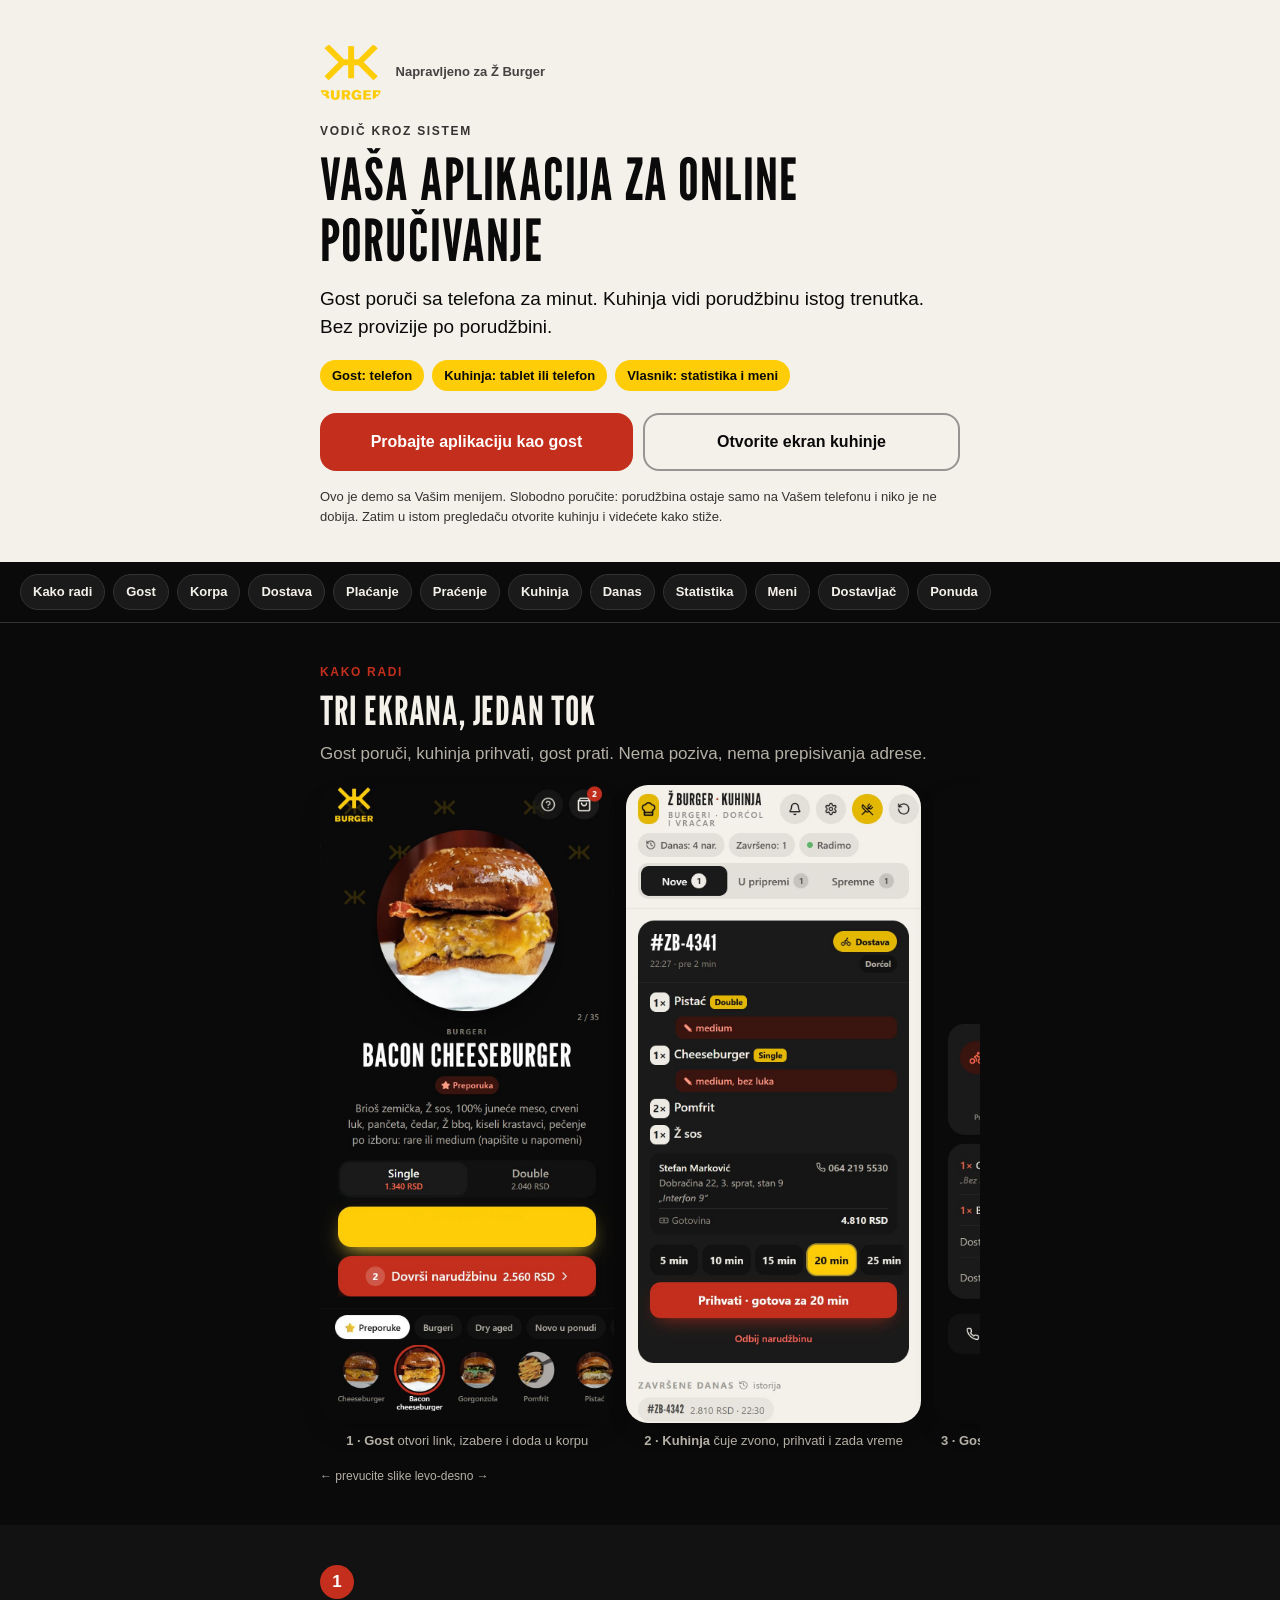
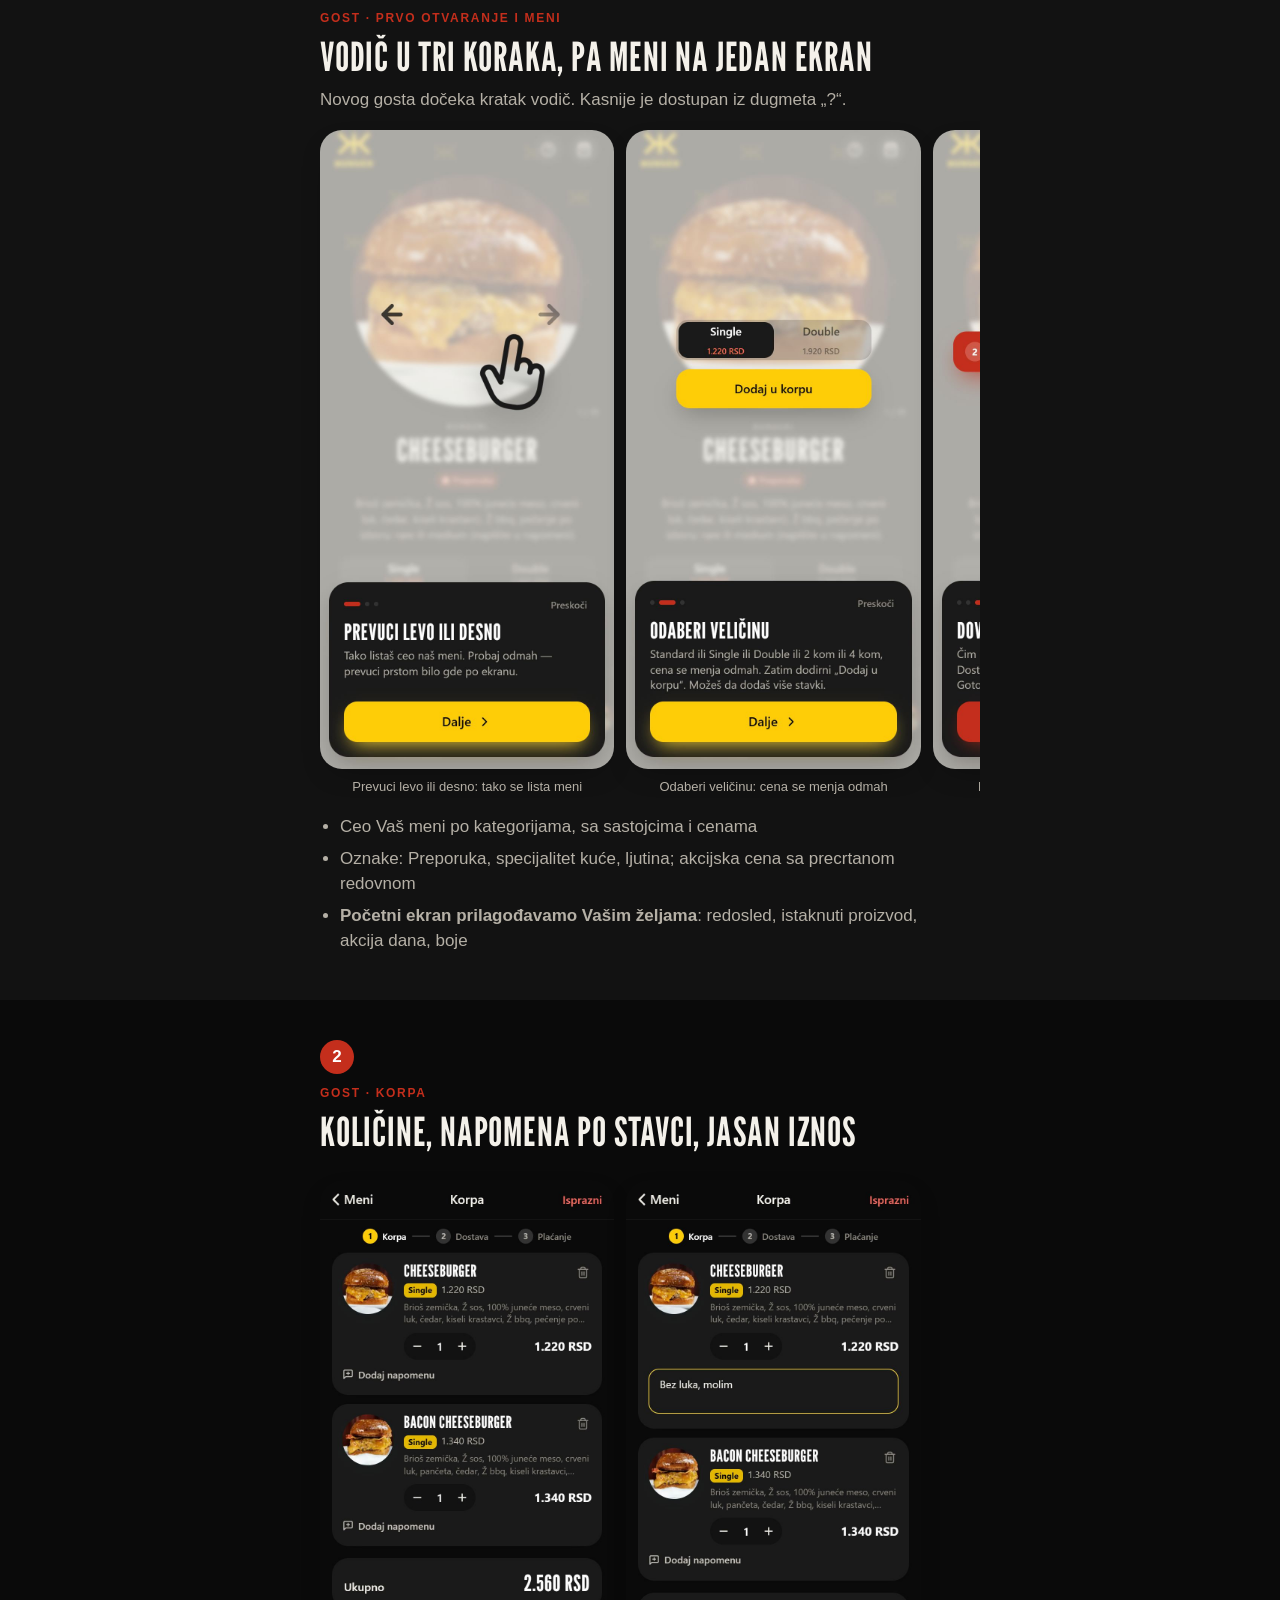
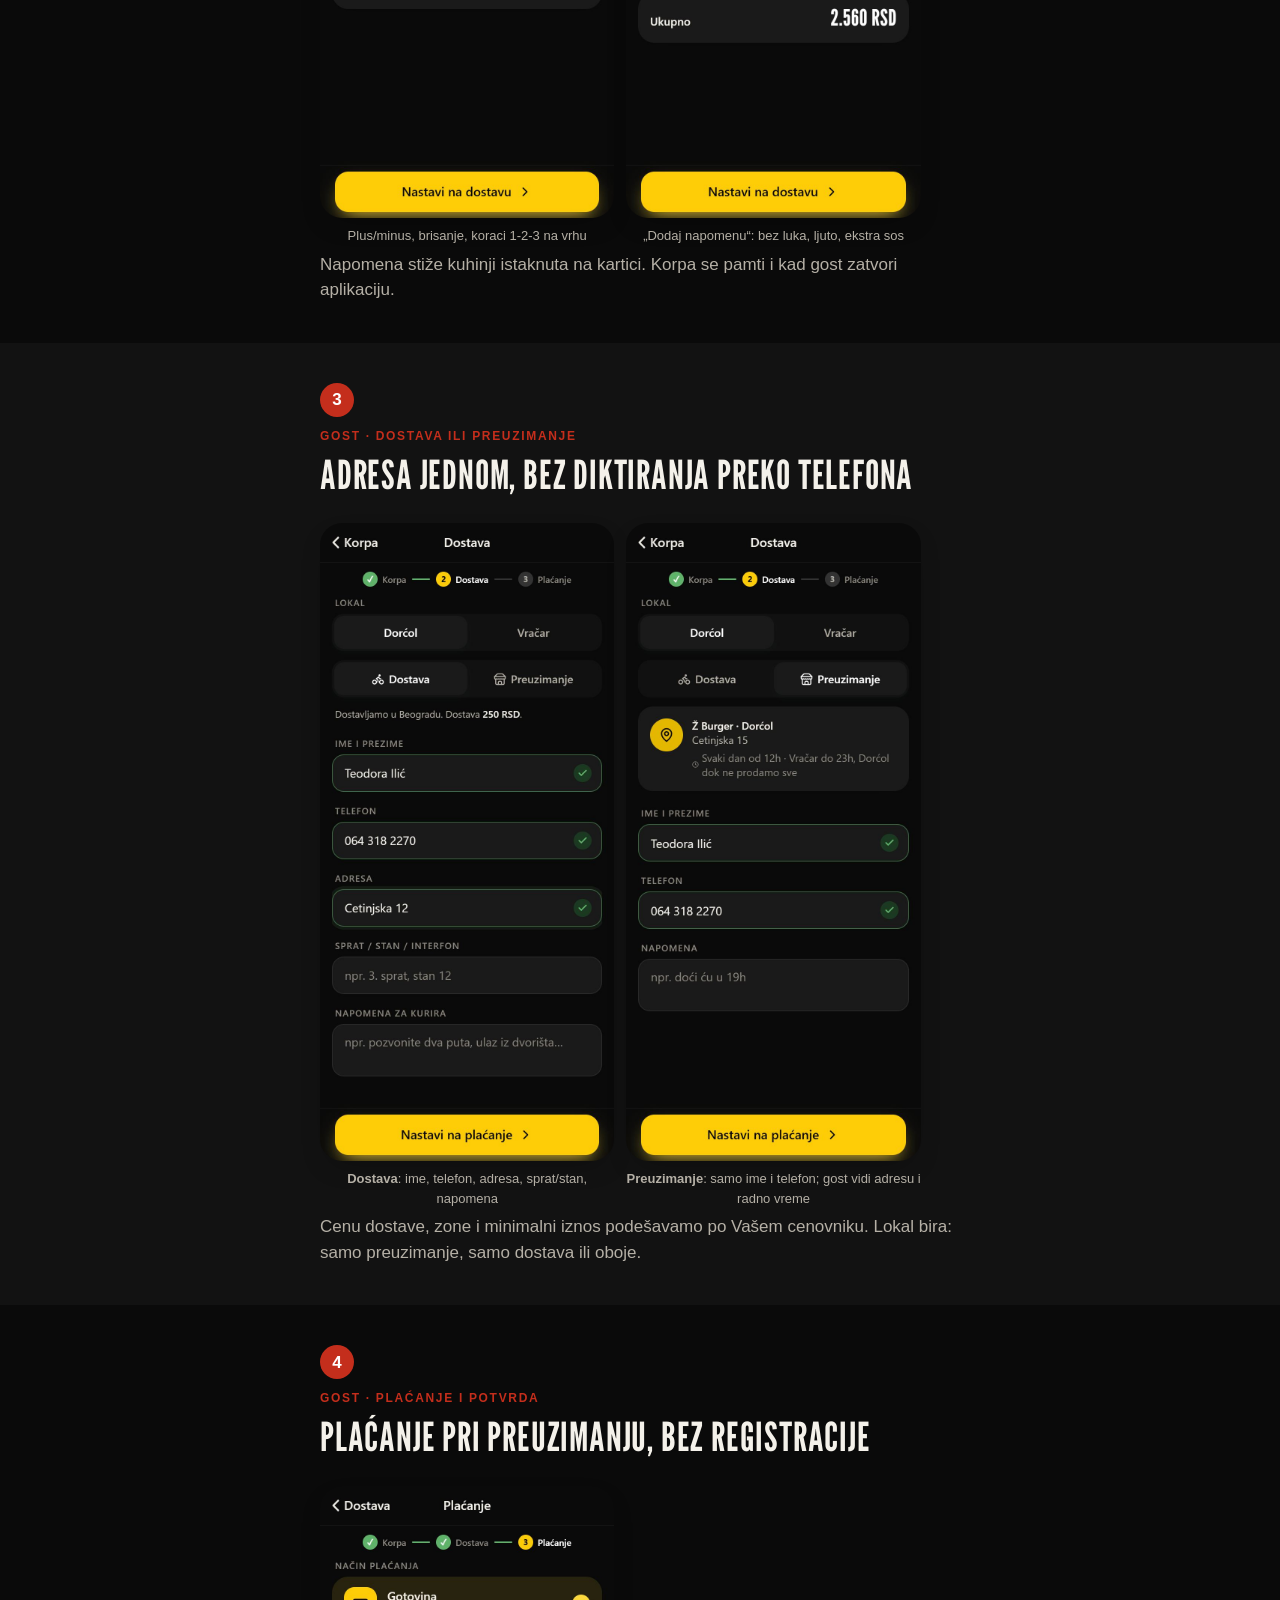
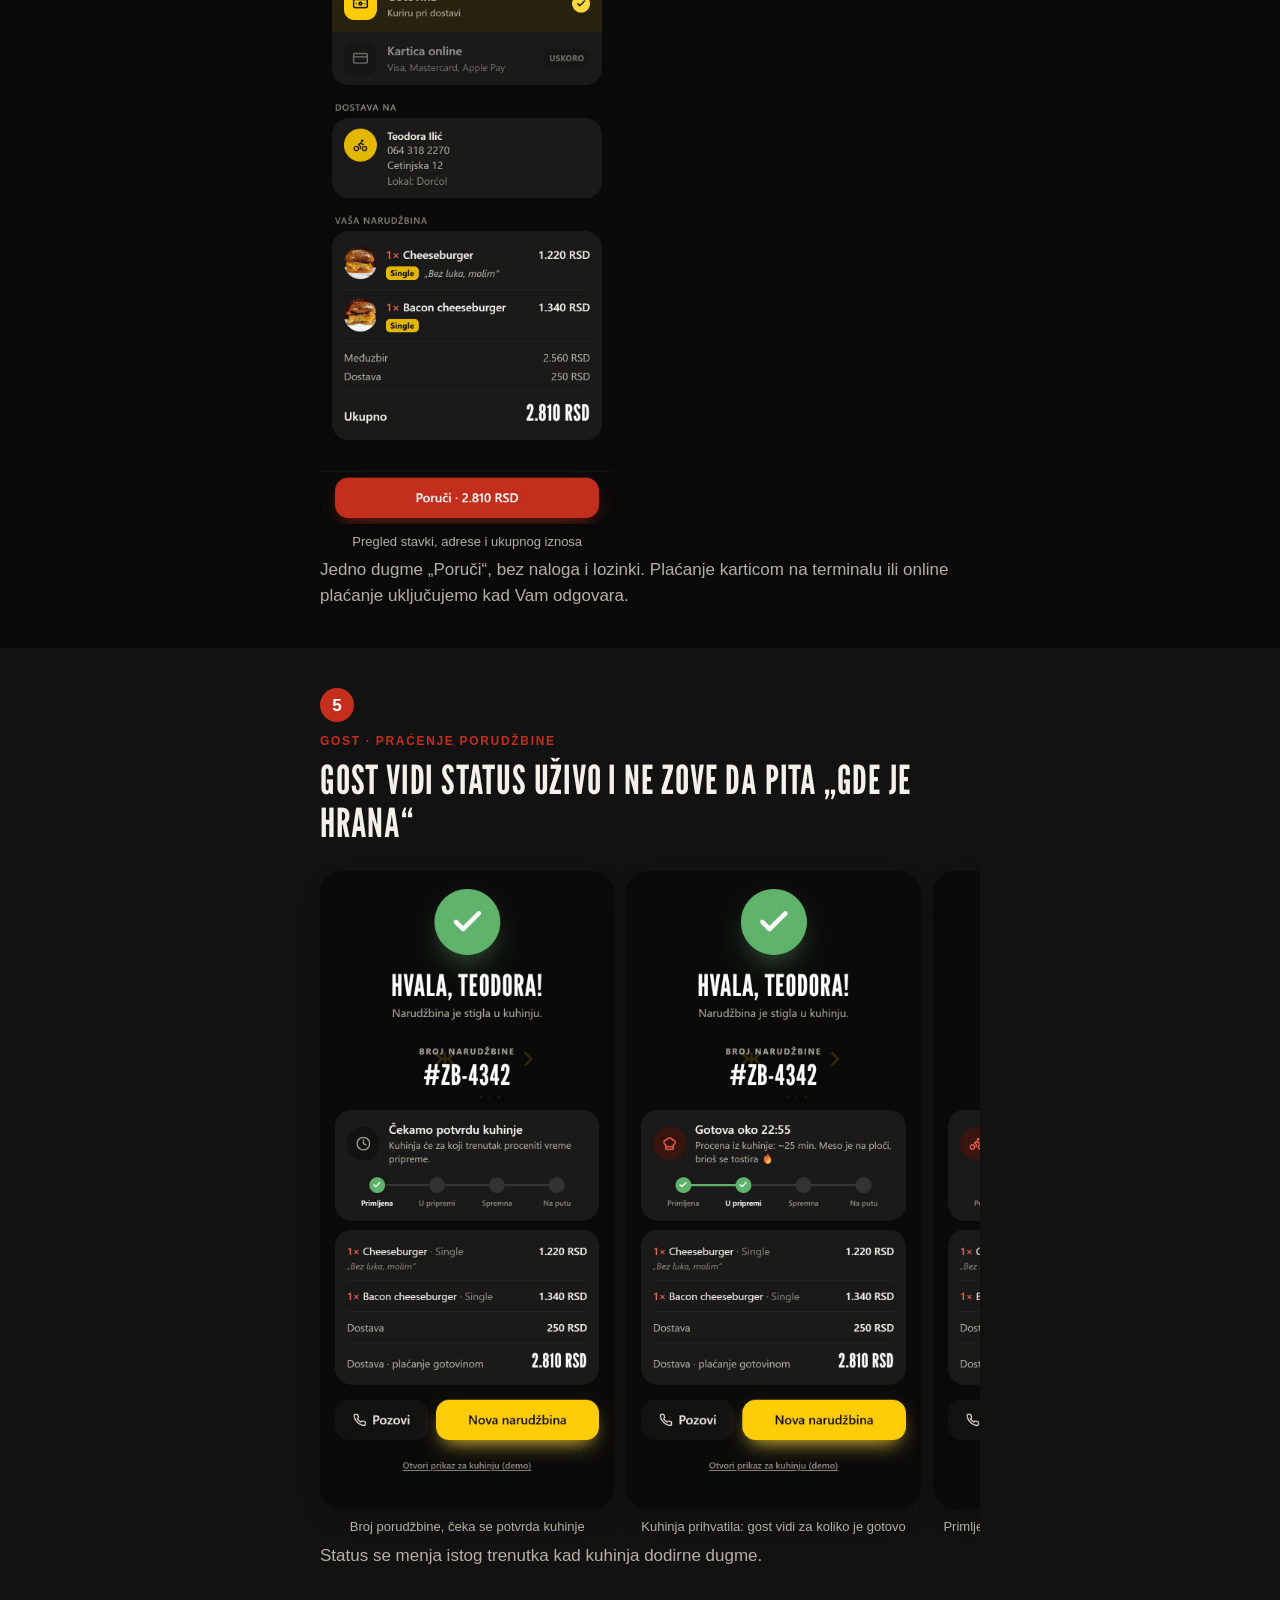
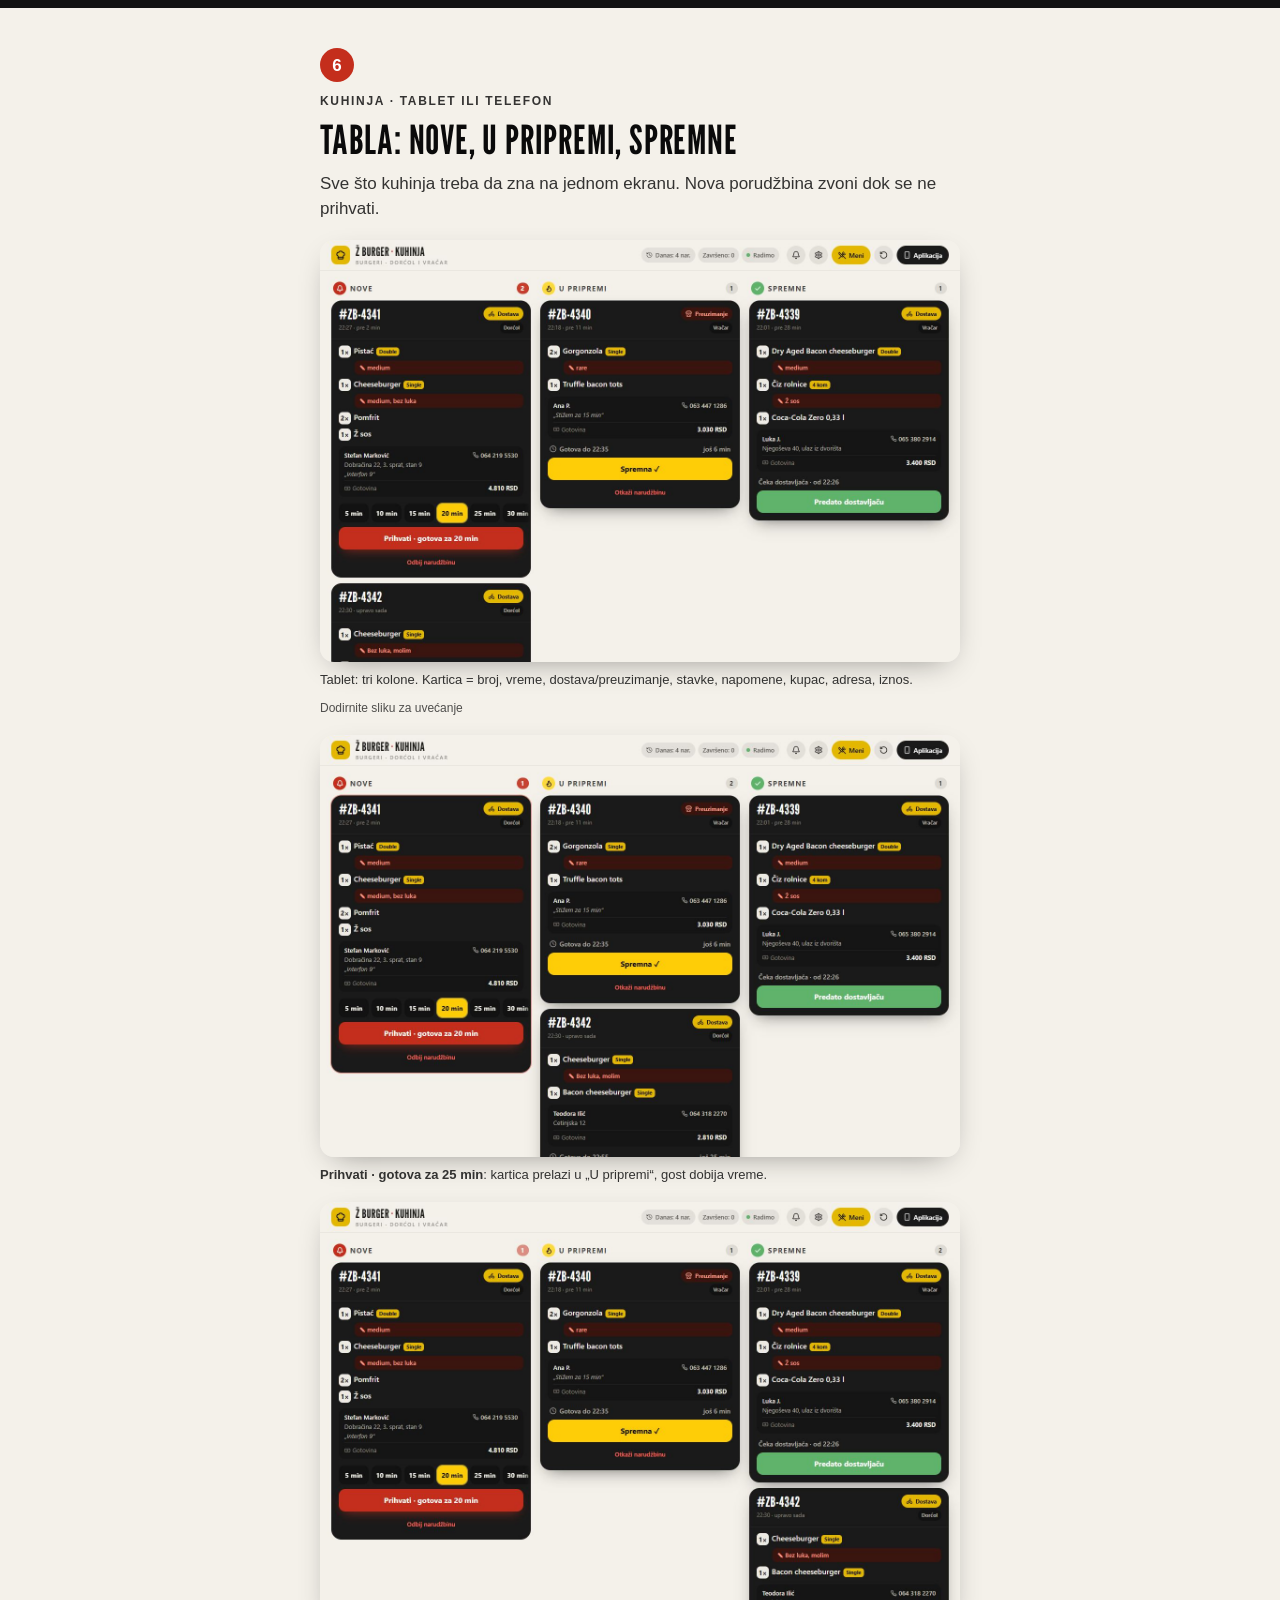
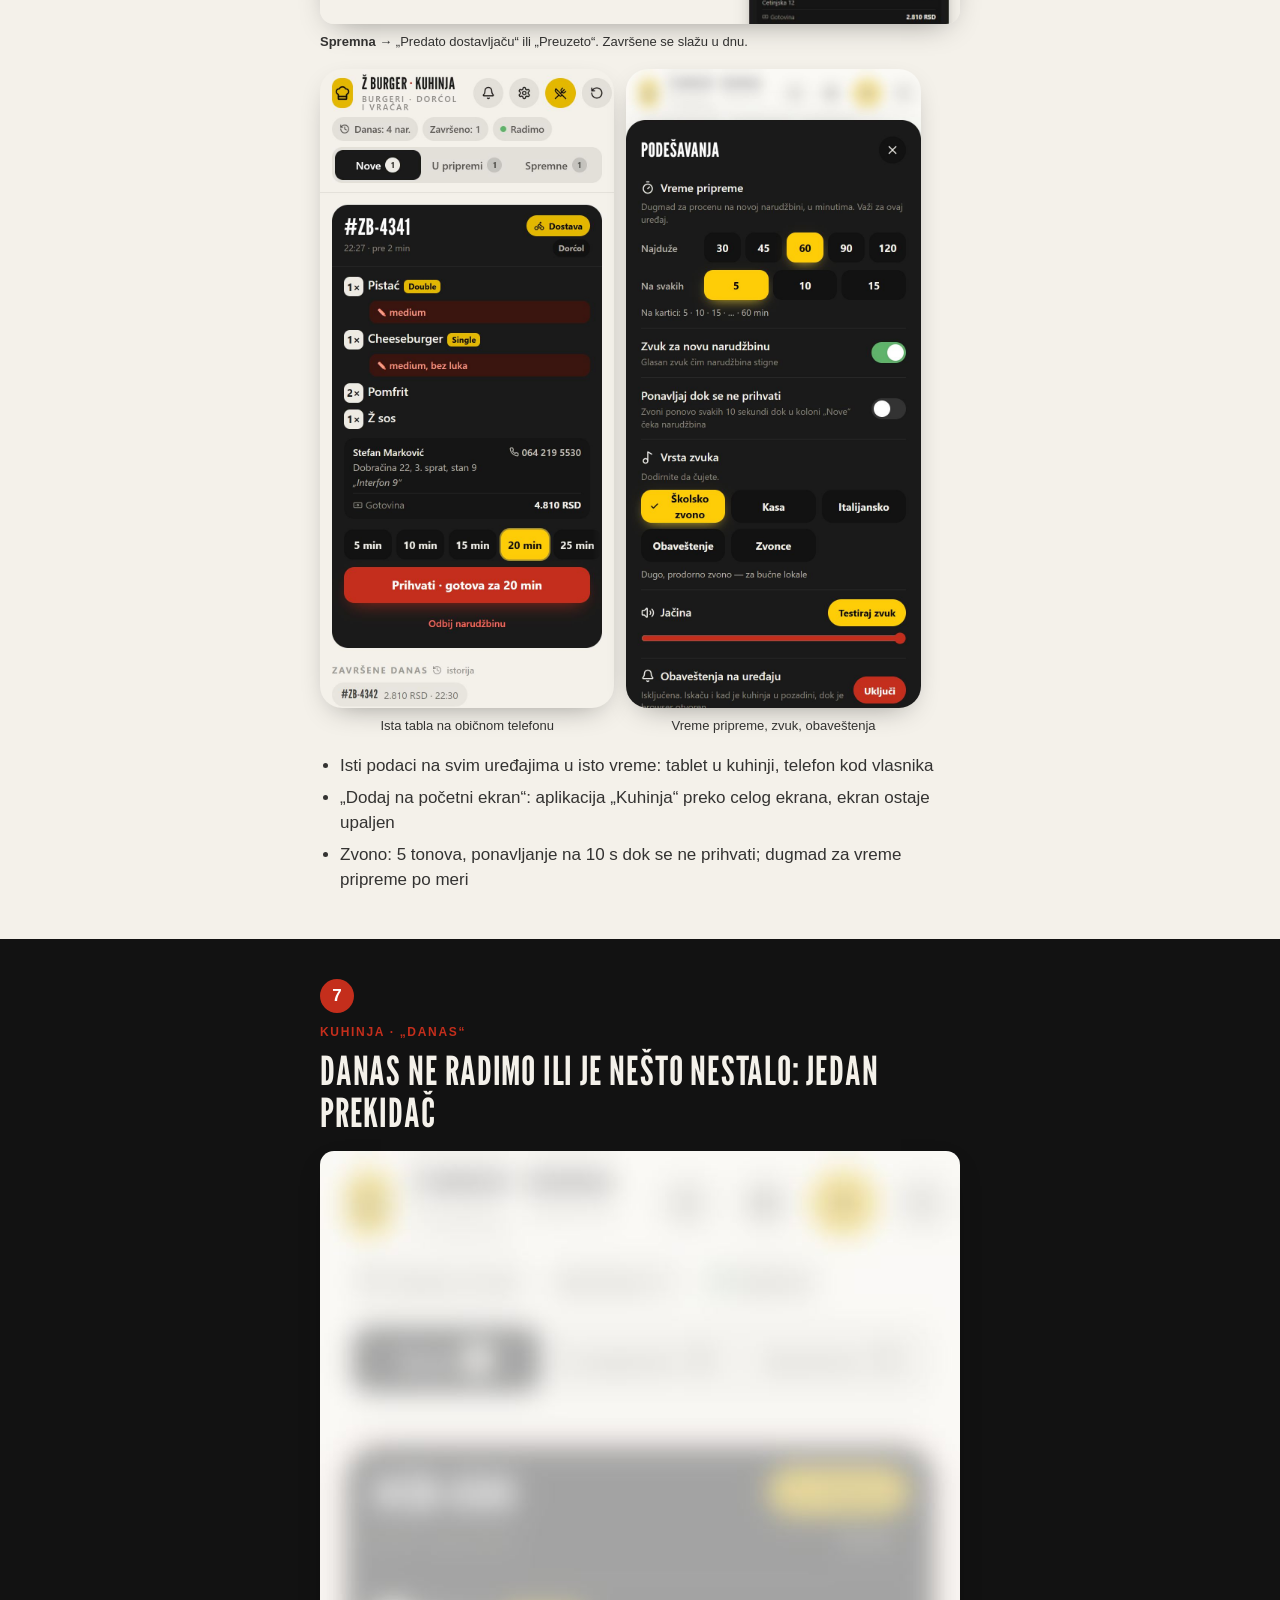
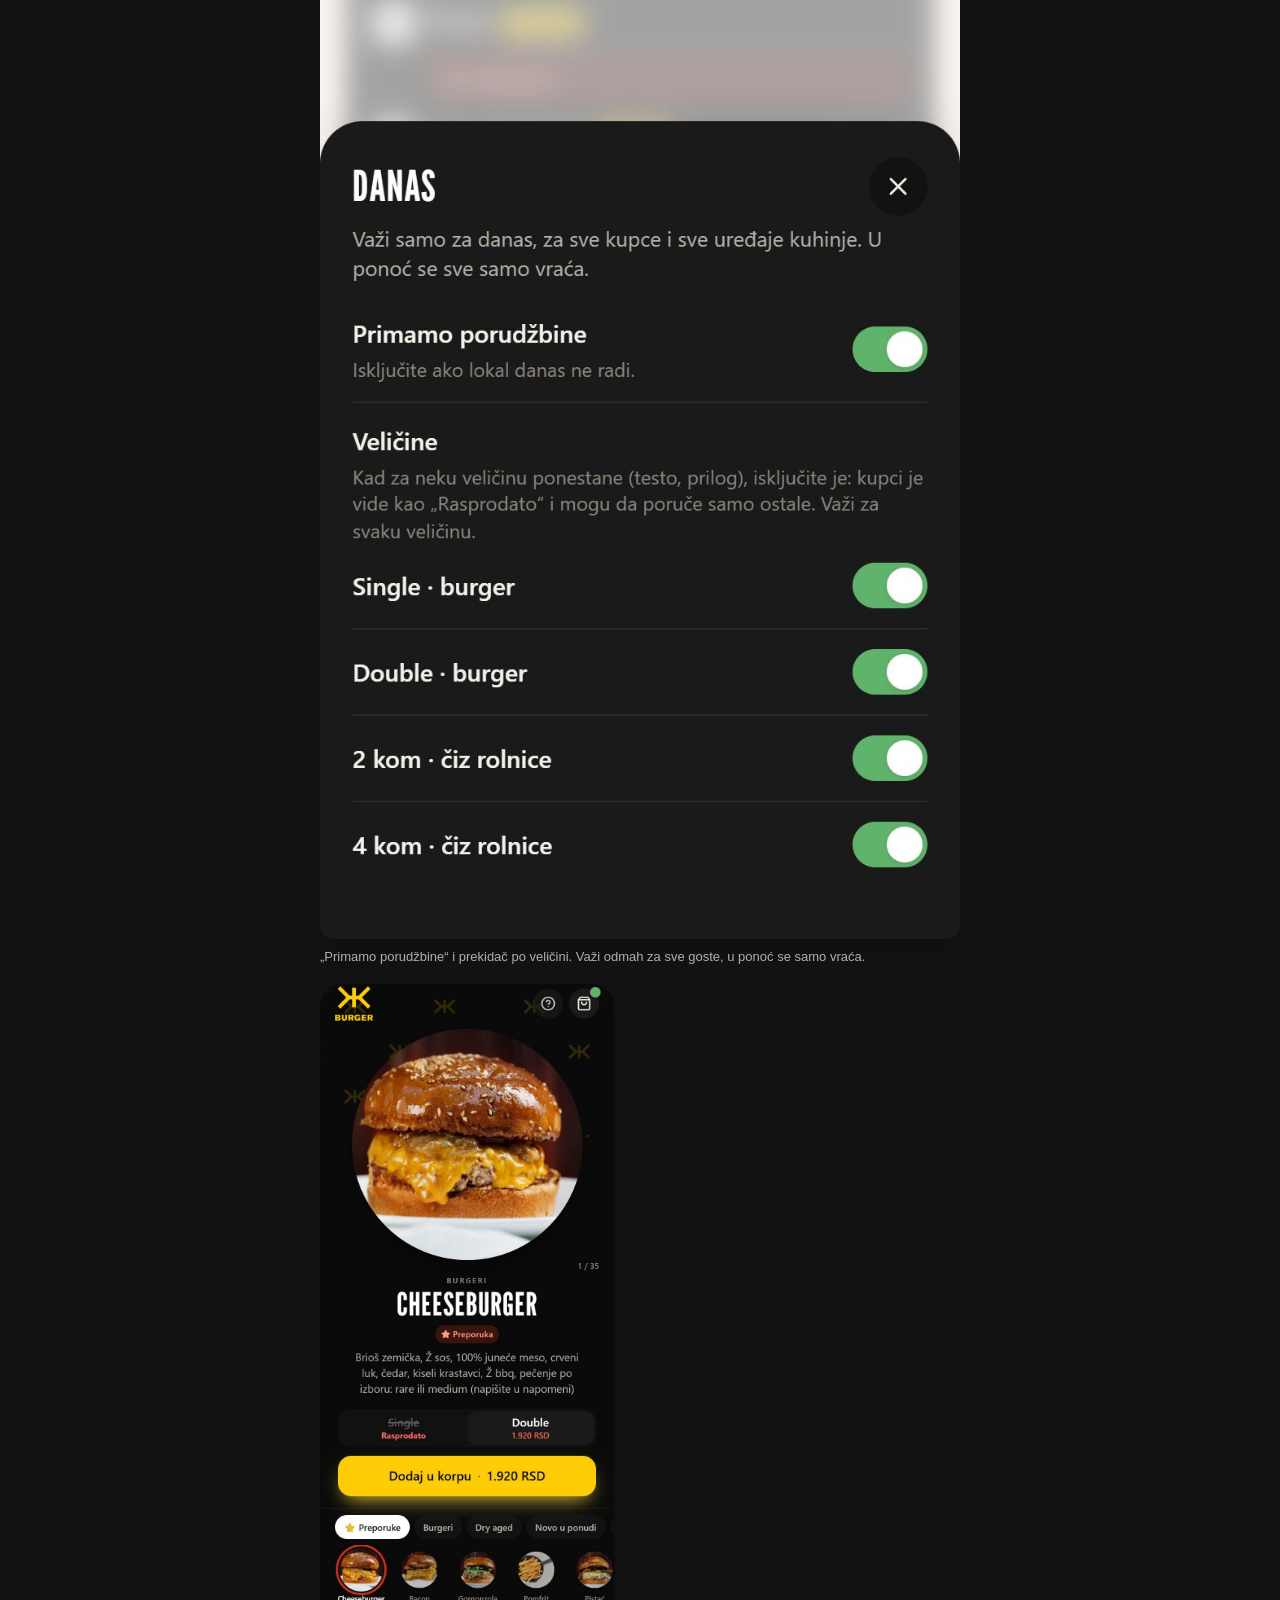
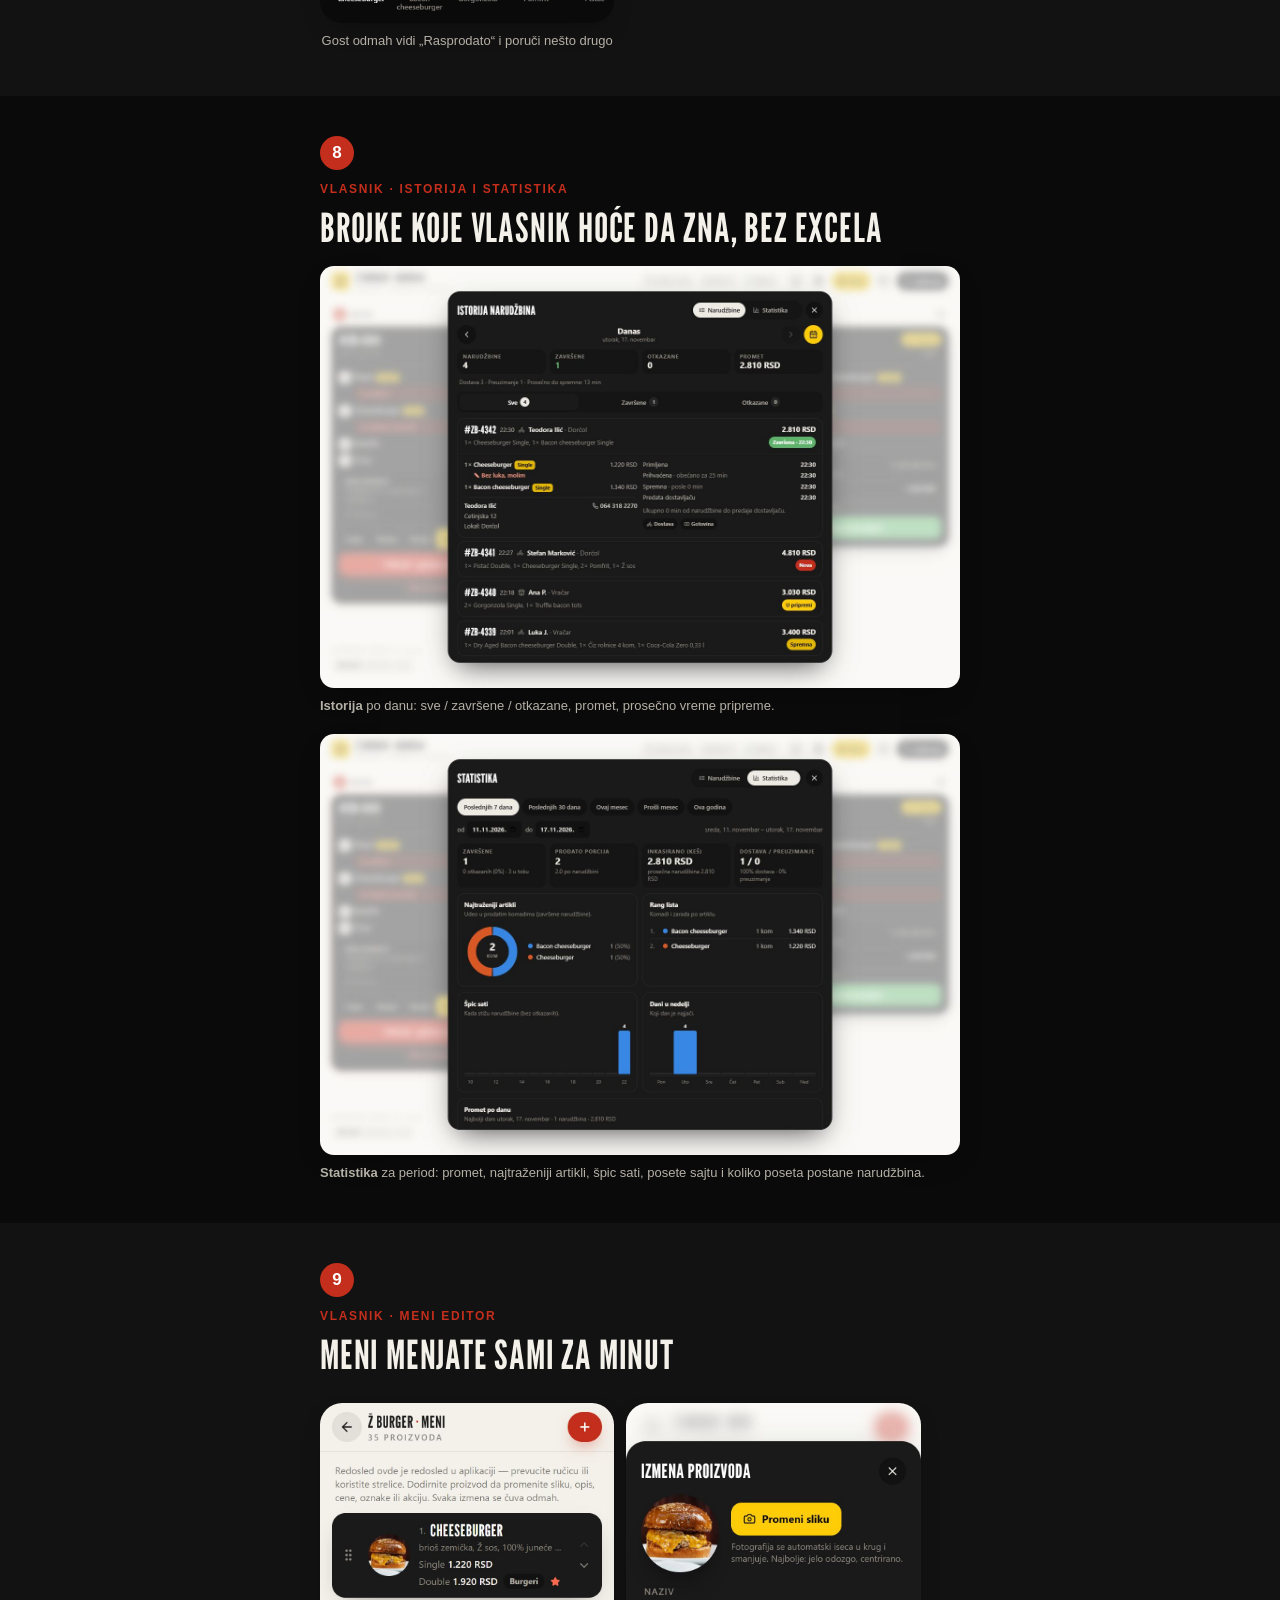
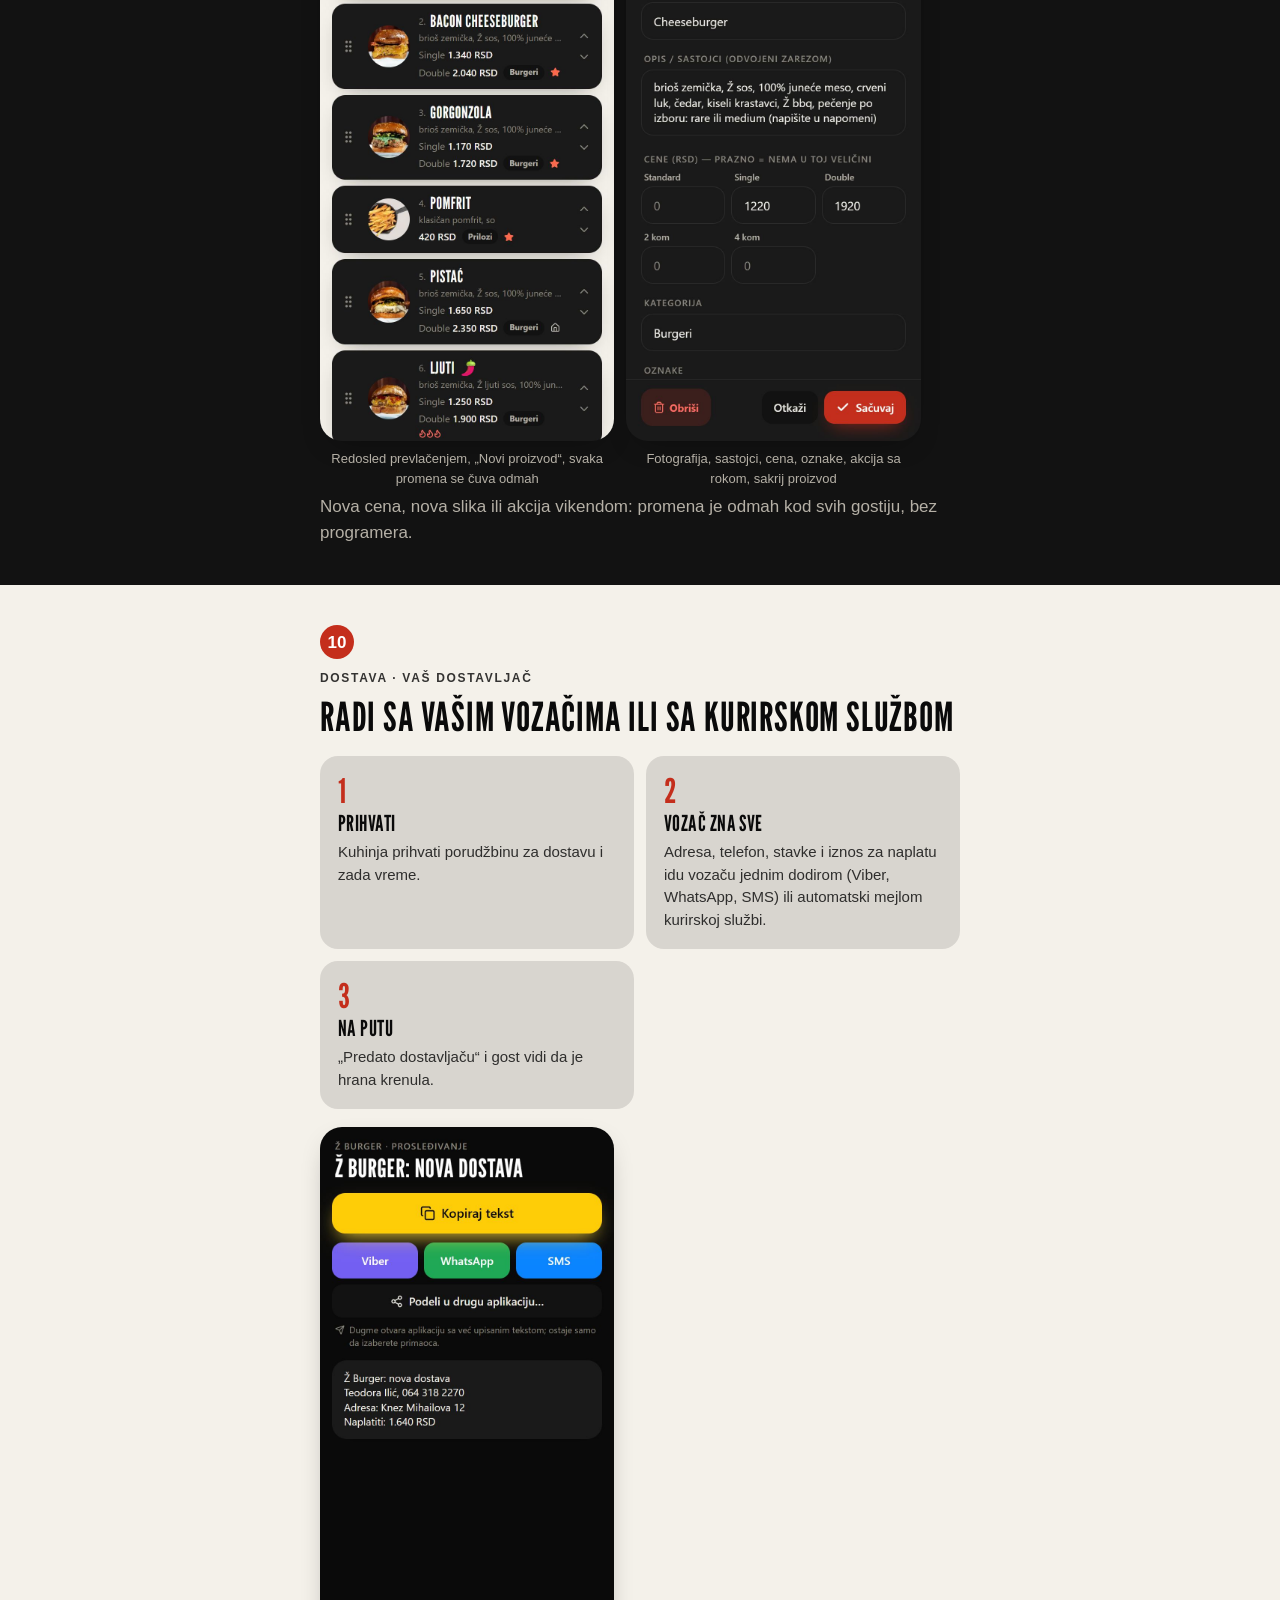
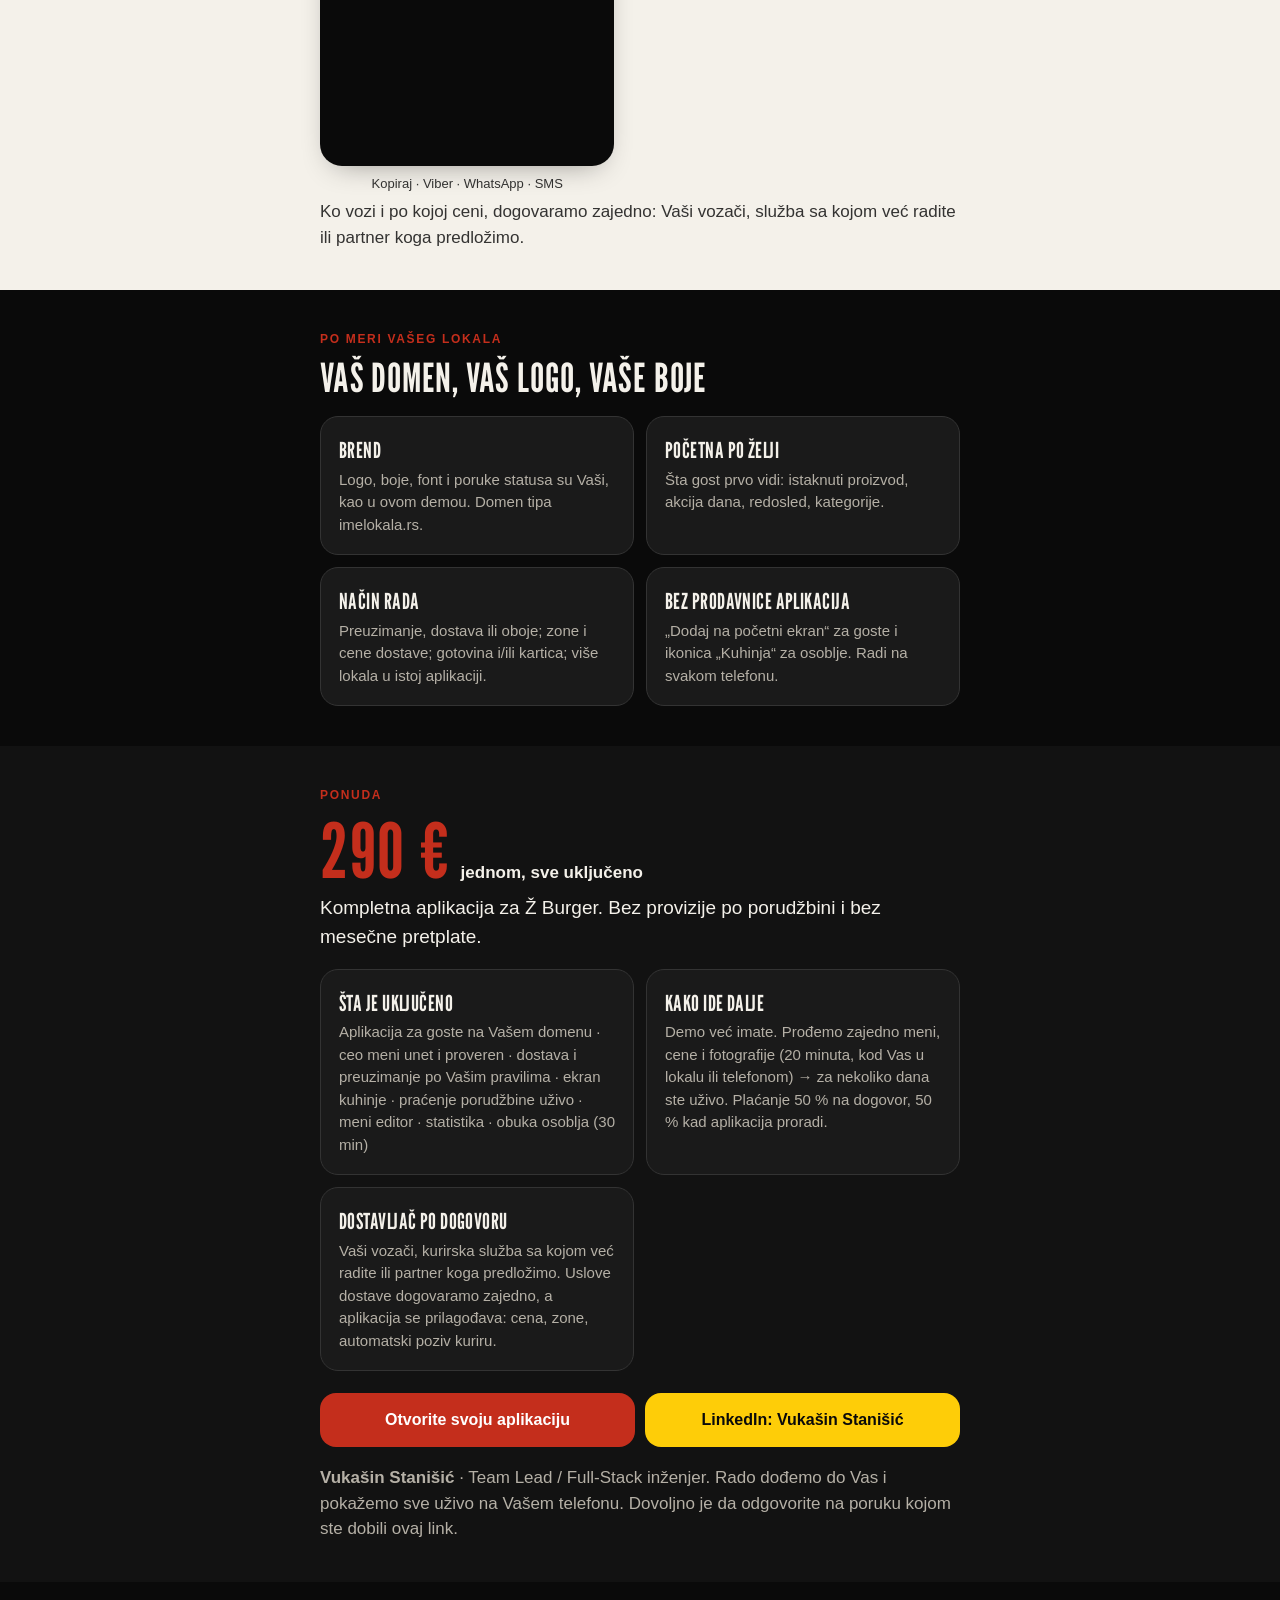
<file: vodic/index.html>
<!DOCTYPE html>
<html lang="sr">
<head>
<meta charset="utf-8">
<meta name="viewport" content="width=device-width, initial-scale=1">
<title>Ž Burger · vodič kroz aplikaciju</title>
<meta name="description" content="Kako radi aplikacija za online poručivanje napravljena za Ž Burger: gost, kuhinja, vlasnik.">
<meta name="theme-color" content="#F4F1EA">
<link rel="icon" href="https://vukasin00.github.io/z-burger-bg/favicon.png">
<meta property="og:title" content="Ž Burger · Vaša aplikacija za poručivanje">
<meta property="og:description" content="Vodič kroz sistem: kako gost poručuje, kako kuhinja prima porudžbine i šta vlasnik vidi.">
<meta property="og:image" content="https://vukasin00.github.io/z-burger-bg/icon-512.png">
<style>
/* self-hosted display font — League Gothic, the heading face of zburger.rs (latin + latin-ext for Serbian diacritics); https://vukasin00.github.io/z-burger-bg/ is filled in by vite.config.ts */
@font-face {
  font-family: 'League Gothic';
  font-style: normal;
  font-weight: 400;
  font-display: swap;
  src: url(https://vukasin00.github.io/z-burger-bg/fonts/league-gothic-latin-ext.woff2) format('woff2');
  unicode-range: U+0100-02BA, U+02BD-02C5, U+02C7-02CC, U+02CE-02D7, U+02DD-02FF, U+0304, U+0308, U+0329, U+1D00-1DBF, U+1E00-1E9F, U+1EF2-1EFF, U+2020, U+20A0-20AB, U+20AD-20C4, U+2113, U+2C60-2C7F, U+A720-A7FF;
}
@font-face {
  font-family: 'League Gothic';
  font-style: normal;
  font-weight: 400;
  font-display: swap;
  src: url(https://vukasin00.github.io/z-burger-bg/fonts/league-gothic-latin.woff2) format('woff2');
  unicode-range: U+0000-00FF, U+0131, U+0152-0153, U+02BB-02BC, U+02C6, U+02DA, U+02DC, U+0304, U+0308, U+0329, U+2000-206F, U+20AC, U+2122, U+2191, U+2193, U+2212, U+2215, U+FEFF, U+FFFD;
}

  :root{--bg:#0A0A0A;--card:#1A1A1A;--inset:#121212;--line:#333333;--primary:#FECD08;--on-primary:#0A0A0A;--dark:#F4F1EA;--dark2:#FFFFFF;--cta:#C42E1C;--ink:#F4F1EA;--ink2:#B5B0A6;--display:"League Gothic", "Oswald", "Arial Narrow", "Impact", sans-serif}
  *{box-sizing:border-box;margin:0;padding:0}
  html{scroll-behavior:smooth;-webkit-text-size-adjust:100%}
  body{font-family:-apple-system,BlinkMacSystemFont,"Segoe UI",Roboto,Inter,Arial,sans-serif;background:var(--bg);color:var(--ink);line-height:1.5;font-size:17px}
  .wrap{max-width:680px;margin:0 auto;padding:0 20px}
  h1,h2,h3,.big{font-family:var(--display);font-weight:400;letter-spacing:0.02em;text-transform:uppercase;line-height:1.06}
  h1{font-size:clamp(36px,9.5vw,58px)}
  h2{font-size:clamp(27px,7.0vw,40px);margin-bottom:10px}
  h3{font-size:22px}
  p{color:var(--ink2)}
  .eyebrow{font-size:12px;font-weight:700;letter-spacing:.14em;text-transform:uppercase;color:var(--cta);margin-bottom:8px}
  .lead{font-size:19px;color:var(--ink)}
  .dark{background:var(--dark);color:var(--bg)}
  .dark p,.dark li{color:var(--bg);opacity:.82}
  .dark .lead{color:var(--bg);opacity:1}
  .alt{background:var(--inset)}
  section{padding:40px 0}
  header.hero{padding:44px 0 36px}
  .brand{display:flex;align-items:center;gap:14px;margin-bottom:22px}
  .brand img{height:56px;width:auto;max-width:200px;object-fit:contain;border-radius:14px}
  .brand span{font-size:13px;font-weight:600;opacity:.75}
  .pills{display:flex;flex-wrap:wrap;gap:8px;margin-top:18px}
  .pill{background:var(--primary);color:var(--on-primary);border-radius:999px;padding:6px 12px;font-size:13px;font-weight:600}
  .btns{display:flex;flex-direction:column;gap:10px;margin-top:22px}
  .btn{display:flex;align-items:center;justify-content:center;gap:8px;padding:15px 18px;border-radius:16px;font-weight:700;text-decoration:none;font-size:16px;text-align:center}
  .btn-cta{background:var(--cta);color:#fff}
  .btn-primary{background:var(--primary);color:var(--on-primary)}
  .btn-ghost{background:transparent;color:var(--bg);border:2px solid color-mix(in srgb,var(--bg) 40%,transparent)}
  .small{font-size:13px}
  .toc{display:flex;gap:8px;overflow-x:auto;padding:12px 20px;scrollbar-width:none;background:var(--bg);position:sticky;top:0;z-index:5;border-bottom:1px solid var(--line)}
  .toc::-webkit-scrollbar{display:none}
  .toc a{white-space:nowrap;background:var(--card);border:1px solid var(--line);border-radius:999px;padding:7px 12px;font-size:13px;font-weight:600;color:var(--ink);text-decoration:none}
  .num{display:inline-flex;align-items:center;justify-content:center;width:34px;height:34px;border-radius:50%;background:var(--cta);color:#fff;font-weight:800;font-size:17px;margin-bottom:10px}
  ul{padding-left:20px;margin:12px 0 0}
  li{color:var(--ink2);margin-bottom:6px}
  b{font-weight:700;color:inherit}
  .strip{display:flex;gap:12px;overflow-x:auto;scroll-snap-type:x mandatory;padding:18px 20px 6px;margin:0 -20px;scrollbar-width:none;-webkit-overflow-scrolling:touch}
  .strip::-webkit-scrollbar{display:none}
  .shot{flex:0 0 72%;max-width:300px;scroll-snap-align:center}
  .shot img{width:100%;height:auto;border-radius:22px;display:block;background:var(--dark2);box-shadow:0 10px 30px -14px rgba(0,0,0,.45)}
  .shot p{font-size:13px;margin-top:8px;text-align:center}
  .tab{margin-top:18px}
  .tab img{width:100%;height:auto;border-radius:14px;display:block;cursor:zoom-in;box-shadow:0 10px 30px -14px rgba(0,0,0,.45)}
  .tab p{font-size:13px;margin-top:8px}
  .hint{font-size:12px;color:var(--ink2);margin-top:10px}
  .dark .hint{color:var(--bg);opacity:.7}
  .steps,.cards{display:grid;gap:12px;margin-top:18px}
  .step{background:var(--inset);border-radius:18px;padding:18px}
  .dark .step{background:color-mix(in srgb,var(--bg) 12%,var(--dark))}
  .step .big{font-size:34px;color:var(--cta);line-height:1}
  .step h3,.card h3{margin:4px 0 6px}
  .step p,.card p{font-size:15px}
  .card{background:var(--card);border-radius:18px;padding:18px;border:1px solid var(--line)}
  .price{display:flex;align-items:baseline;gap:10px;flex-wrap:wrap}
  .price .big{font-size:76px;color:var(--cta);line-height:1}
  a{color:var(--cta)}
  footer{padding:30px 0 60px;font-size:13px;color:var(--ink2)}
  .lb{position:fixed;inset:0;background:rgba(10,10,10,.96);display:none;z-index:50;overflow:auto;-webkit-overflow-scrolling:touch}
  .lb.on{display:block}
  .lb img{display:block;width:auto;max-width:none;min-width:100%;margin:0 auto}
  .lb .close{position:fixed;top:14px;right:14px;background:#fff;color:#111;border:0;border-radius:999px;padding:10px 16px;font-weight:700;font-size:15px;z-index:51}
  @media (min-width:700px){.steps,.cards{grid-template-columns:1fr 1fr}.btns{flex-direction:row}.btn{flex:1}.shot{flex-basis:46%}}
</style>
</head>
<body>

<header class="hero dark">
  <div class="wrap">
    <div class="brand"><img src="https://vukasin00.github.io/z-burger-bg/logo.png" alt="Ž Burger"><span>Napravljeno za Ž Burger</span></div>
    <p class="eyebrow">Vodič kroz sistem</p>
    <h1>Vaša aplikacija za online poručivanje</h1>
    <p class="lead" style="margin-top:14px">Gost poruči sa telefona za minut. Kuhinja vidi porudžbinu istog trenutka. Bez provizije po porudžbini.</p>
    <div class="pills"><span class="pill">Gost: telefon</span><span class="pill">Kuhinja: tablet ili telefon</span><span class="pill">Vlasnik: statistika i meni</span></div>
    <div class="btns">
      <a class="btn btn-cta" href="https://vukasin00.github.io/z-burger-bg/">Probajte aplikaciju kao gost</a>
      <a class="btn btn-ghost" href="https://vukasin00.github.io/z-burger-bg/kuhinja">Otvorite ekran kuhinje</a>
    </div>
    <p class="small" style="margin-top:16px">Ovo je demo sa Vašim menijem. Slobodno poručite: porudžbina ostaje samo na Vašem telefonu i niko je ne dobija. Zatim u istom pregledaču otvorite kuhinju i videćete kako stiže.</p>
  </div>
</header>

<nav class="toc">
  <a href="#kako">Kako radi</a><a href="#gost">Gost</a><a href="#korpa">Korpa</a><a href="#dostava">Dostava</a><a href="#placanje">Plaćanje</a><a href="#pracenje">Praćenje</a><a href="#kuhinja">Kuhinja</a><a href="#danas">Danas</a><a href="#statistika">Statistika</a><a href="#meni">Meni</a><a href="#kurir">Dostavljač</a><a href="#ponuda">Ponuda</a>
</nav>

<section id="kako">
  <div class="wrap">
    <p class="eyebrow">Kako radi</p>
    <h2>Tri ekrana, jedan tok</h2>
    <p>Gost poruči, kuhinja prihvati, gost prati. Nema poziva, nema prepisivanja adrese.</p>
    <div class="strip">
      <div class="shot"><img src="img/home-added.jpg" alt="Gost dodaje u korpu" loading="lazy"><p><b>1 · Gost</b> otvori link, izabere i doda u korpu</p></div>
      <div class="shot"><img src="img/kuhinja-tel.jpg" alt="Kuhinja na telefonu" loading="lazy"><p><b>2 · Kuhinja</b> čuje zvono, prihvati i zada vreme</p></div>
      <div class="shot"><img src="img/status2.jpg" alt="Gost prati status" loading="lazy"><p><b>3 · Gost</b> uživo vidi: u pripremi, spremna, na putu</p></div>
    </div>
    <p class="hint">← prevucite slike levo-desno →</p>
  </div>
</section>

<section id="gost" class="alt">
  <div class="wrap">
    <span class="num">1</span>
    <p class="eyebrow">Gost · prvo otvaranje i meni</p>
    <h2>Vodič u tri koraka, pa meni na jedan ekran</h2>
    <p>Novog gosta dočeka kratak vodič. Kasnije je dostupan iz dugmeta „?“.</p>
    <div class="strip">
      <div class="shot"><img src="img/tut1.jpg" alt="Vodič korak 1" loading="lazy"><p>Prevuci levo ili desno: tako se lista meni</p></div>
      <div class="shot"><img src="img/tut2.jpg" alt="Vodič korak 2" loading="lazy"><p>Odaberi veličinu: cena se menja odmah</p></div>
      <div class="shot"><img src="img/tut3.jpg" alt="Vodič korak 3" loading="lazy"><p>Dovrši narudžbinu: gotovo za minut</p></div>
      <div class="shot"><img src="img/home.jpg" alt="Početni ekran" loading="lazy"><p>Jedan proizvod po ekranu, velika fotografija</p></div>
      <div class="shot"><img src="img/home-added.jpg" alt="Dodato u korpu" loading="lazy"><p>Brojač na korpi i dugme sa iznosom</p></div>
    </div>
    <ul>
      <li>Ceo Vaš meni po kategorijama, sa sastojcima i cenama</li>
      <li>Oznake: Preporuka, specijalitet kuće, ljutina; akcijska cena sa precrtanom redovnom</li>
      <li><b>Početni ekran prilagođavamo Vašim željama</b>: redosled, istaknuti proizvod, akcija dana, boje</li>
    </ul>
  </div>
</section>

<section id="korpa">
  <div class="wrap">
    <span class="num">2</span>
    <p class="eyebrow">Gost · korpa</p>
    <h2>Količine, napomena po stavci, jasan iznos</h2>
    <div class="strip">
      <div class="shot"><img src="img/korpa.jpg" alt="Korpa" loading="lazy"><p>Plus/minus, brisanje, koraci 1-2-3 na vrhu</p></div>
      <div class="shot"><img src="img/korpa-note.jpg" alt="Napomena" loading="lazy"><p>„Dodaj napomenu“: bez luka, ljuto, ekstra sos</p></div>
    </div>
    <p>Napomena stiže kuhinji istaknuta na kartici. Korpa se pamti i kad gost zatvori aplikaciju.</p>
  </div>
</section>

<section id="dostava" class="alt">
  <div class="wrap">
    <span class="num">3</span>
    <p class="eyebrow">Gost · dostava ili preuzimanje</p>
    <h2>Adresa jednom, bez diktiranja preko telefona</h2>
    <div class="strip">
      <div class="shot"><img src="img/dostava-full.jpg" alt="Forma za dostavu" loading="lazy"><p><b>Dostava</b>: ime, telefon, adresa, sprat/stan, napomena</p></div>
      <div class="shot"><img src="img/preuzimanje.jpg" alt="Preuzimanje" loading="lazy"><p><b>Preuzimanje</b>: samo ime i telefon; gost vidi adresu i radno vreme</p></div>
    </div>
    <p>Cenu dostave, zone i minimalni iznos podešavamo po Vašem cenovniku. Lokal bira: samo preuzimanje, samo dostava ili oboje.</p>
  </div>
</section>

<section id="placanje">
  <div class="wrap">
    <span class="num">4</span>
    <p class="eyebrow">Gost · plaćanje i potvrda</p>
    <h2>Plaćanje pri preuzimanju, bez registracije</h2>
    <div class="strip">
      <div class="shot"><img src="img/placanje.jpg" alt="Plaćanje" loading="lazy"><p>Pregled stavki, adrese i ukupnog iznosa</p></div>
    </div>
    <p>Jedno dugme „Poruči“, bez naloga i lozinki. Plaćanje karticom na terminalu ili online plaćanje uključujemo kad Vam odgovara.</p>
  </div>
</section>

<section id="pracenje" class="alt">
  <div class="wrap">
    <span class="num">5</span>
    <p class="eyebrow">Gost · praćenje porudžbine</p>
    <h2>Gost vidi status uživo i ne zove da pita „gde je hrana“</h2>
    <div class="strip">
      <div class="shot"><img src="img/status1.jpg" alt="Status primljena" loading="lazy"><p>Broj porudžbine, čeka se potvrda kuhinje</p></div>
      <div class="shot"><img src="img/status-priprema.jpg" alt="Status u pripremi" loading="lazy"><p>Kuhinja prihvatila: gost vidi za koliko je gotovo</p></div>
      <div class="shot"><img src="img/status2.jpg" alt="Status na putu" loading="lazy"><p>Primljena → U pripremi → Spremna → Na putu</p></div>
    </div>
    <p>Status se menja istog trenutka kad kuhinja dodirne dugme.</p>
  </div>
</section>

<section id="kuhinja" class="dark">
  <div class="wrap">
    <span class="num">6</span>
    <p class="eyebrow">Kuhinja · tablet ili telefon</p>
    <h2>Tabla: Nove, U pripremi, Spremne</h2>
    <p>Sve što kuhinja treba da zna na jednom ekranu. Nova porudžbina zvoni dok se ne prihvati.</p>
    <div class="tab"><img src="img/kuhinja-tablet.jpg" alt="Kuhinja na tabletu" data-zoom loading="lazy"><p>Tablet: tri kolone. Kartica = broj, vreme, dostava/preuzimanje, stavke, napomene, kupac, adresa, iznos.</p></div>
    <p class="hint">Dodirnite sliku za uvećanje</p>
    <div class="tab"><img src="img/kuhinja-prihvacena.jpg" alt="Prihvaćena porudžbina" data-zoom loading="lazy"><p><b>Prihvati · gotova za 25 min</b>: kartica prelazi u „U pripremi“, gost dobija vreme.</p></div>
    <div class="tab"><img src="img/kuhinja-ceka.jpg" alt="Spremna porudžbina" data-zoom loading="lazy"><p><b>Spremna</b> → „Predato dostavljaču“ ili „Preuzeto“. Završene se slažu u dnu.</p></div>
    <div class="strip">
      <div class="shot"><img src="img/kuhinja-tel.jpg" alt="Kuhinja na telefonu" loading="lazy"><p>Ista tabla na običnom telefonu</p></div>
      <div class="shot"><img src="img/podesavanja.jpg" alt="Podešavanja kuhinje" loading="lazy"><p>Vreme pripreme, zvuk, obaveštenja</p></div>
    </div>
    <ul>
      <li>Isti podaci na svim uređajima u isto vreme: tablet u kuhinji, telefon kod vlasnika</li>
      <li>„Dodaj na početni ekran“: aplikacija „Kuhinja“ preko celog ekrana, ekran ostaje upaljen</li>
      <li>Zvono: 5 tonova, ponavljanje na 10 s dok se ne prihvati; dugmad za vreme pripreme po meri</li>
    </ul>
  </div>
</section>

<section id="danas" class="alt">
  <div class="wrap">
    <span class="num">7</span>
    <p class="eyebrow">Kuhinja · „Danas“</p>
    <h2>Danas ne radimo ili je nešto nestalo: jedan prekidač</h2>
    <div class="tab"><img src="img/danas.jpg" alt="Panel Danas" data-zoom loading="lazy"><p>„Primamo porudžbine“ i prekidač po veličini. Važi odmah za sve goste, u ponoć se samo vraća.</p></div>
    <div class="strip"><div class="shot"><img src="img/rasprodato.jpg" alt="Rasprodato" loading="lazy"><p>Gost odmah vidi „Rasprodato“ i poruči nešto drugo</p></div></div>
  </div>
</section>

<section id="statistika">
  <div class="wrap">
    <span class="num">8</span>
    <p class="eyebrow">Vlasnik · istorija i statistika</p>
    <h2>Brojke koje vlasnik hoće da zna, bez Excela</h2>
    <div class="tab"><img src="img/istorija.jpg" alt="Istorija narudžbina" data-zoom loading="lazy"><p><b>Istorija</b> po danu: sve / završene / otkazane, promet, prosečno vreme pripreme.</p></div>
    <div class="tab"><img src="img/statistika.jpg" alt="Statistika" data-zoom loading="lazy"><p><b>Statistika</b> za period: promet, najtraženiji artikli, špic sati, posete sajtu i koliko poseta postane narudžbina.</p></div>
  </div>
</section>

<section id="meni" class="alt">
  <div class="wrap">
    <span class="num">9</span>
    <p class="eyebrow">Vlasnik · meni editor</p>
    <h2>Meni menjate sami za minut</h2>
    <div class="strip">
      <div class="shot"><img src="img/meni-lista.jpg" alt="Lista proizvoda" loading="lazy"><p>Redosled prevlačenjem, „Novi proizvod“, svaka promena se čuva odmah</p></div>
      <div class="shot"><img src="img/meni-izmena.jpg" alt="Izmena proizvoda" loading="lazy"><p>Fotografija, sastojci, cena, oznake, akcija sa rokom, sakrij proizvod</p></div>
    </div>
    <p>Nova cena, nova slika ili akcija vikendom: promena je odmah kod svih gostiju, bez programera.</p>
  </div>
</section>

<section id="kurir" class="dark">
  <div class="wrap">
    <span class="num">10</span>
    <p class="eyebrow">Dostava · Vaš dostavljač</p>
    <h2>Radi sa Vašim vozačima ili sa kurirskom službom</h2>
    <div class="steps">
      <div class="step"><div class="big">1</div><h3>Prihvati</h3><p>Kuhinja prihvati porudžbinu za dostavu i zada vreme.</p></div>
      <div class="step"><div class="big">2</div><h3>Vozač zna sve</h3><p>Adresa, telefon, stavke i iznos za naplatu idu vozaču jednim dodirom (Viber, WhatsApp, SMS) ili automatski mejlom kurirskoj službi.</p></div>
      <div class="step"><div class="big">3</div><h3>Na putu</h3><p>„Predato dostavljaču“ i gost vidi da je hrana krenula.</p></div>
    </div>
    <div class="strip"><div class="shot"><img src="img/prosledi.jpg" alt="Prosleđivanje vozaču" loading="lazy"><p>Kopiraj · Viber · WhatsApp · SMS</p></div></div>
    <p>Ko vozi i po kojoj ceni, dogovaramo zajedno: Vaši vozači, služba sa kojom već radite ili partner koga predložimo.</p>
  </div>
</section>

<section id="brend">
  <div class="wrap">
    <p class="eyebrow">Po meri Vašeg lokala</p>
    <h2>Vaš domen, Vaš logo, Vaše boje</h2>
    <div class="cards">
      <div class="card"><h3>Brend</h3><p>Logo, boje, font i poruke statusa su Vaši, kao u ovom demou. Domen tipa imelokala.rs.</p></div>
      <div class="card"><h3>Početna po želji</h3><p>Šta gost prvo vidi: istaknuti proizvod, akcija dana, redosled, kategorije.</p></div>
      <div class="card"><h3>Način rada</h3><p>Preuzimanje, dostava ili oboje; zone i cene dostave; gotovina i/ili kartica; više lokala u istoj aplikaciji.</p></div>
      <div class="card"><h3>Bez prodavnice aplikacija</h3><p>„Dodaj na početni ekran“ za goste i ikonica „Kuhinja“ za osoblje. Radi na svakom telefonu.</p></div>
    </div>
  </div>
</section>

<section id="ponuda" class="alt">
  <div class="wrap">
    <p class="eyebrow">Ponuda</p>
    <div class="price"><span class="big">290 €</span><span style="font-weight:700">jednom, sve uključeno</span></div>
    <p class="lead" style="margin-top:6px">Kompletna aplikacija za Ž Burger. Bez provizije po porudžbini i bez mesečne pretplate.</p>
    <div class="cards">
      <div class="card"><h3>Šta je uključeno</h3><p>Aplikacija za goste na Vašem domenu · ceo meni unet i proveren · dostava i preuzimanje po Vašim pravilima · ekran kuhinje · praćenje porudžbine uživo · meni editor · statistika · obuka osoblja (30 min)</p></div>
      <div class="card"><h3>Kako ide dalje</h3><p>Demo već imate. Prođemo zajedno meni, cene i fotografije (20 minuta, kod Vas u lokalu ili telefonom) → za nekoliko dana ste uživo. Plaćanje 50 % na dogovor, 50 % kad aplikacija proradi.</p></div>
      <div class="card"><h3>Dostavljač po dogovoru</h3><p>Vaši vozači, kurirska služba sa kojom već radite ili partner koga predložimo. Uslove dostave dogovaramo zajedno, a aplikacija se prilagođava: cena, zone, automatski poziv kuriru.</p></div>
    </div>
    <div class="btns">
      <a class="btn btn-cta" href="https://vukasin00.github.io/z-burger-bg/">Otvorite svoju aplikaciju</a>
      <a class="btn btn-primary" href="https://rs.linkedin.com/in/vukasin-stanisic">LinkedIn: Vukašin Stanišić</a>
    </div>
    <p style="margin-top:18px"><b>Vukašin Stanišić</b> · Team Lead / Full-Stack inženjer. Rado dođemo do Vas i pokažemo sve uživo na Vašem telefonu. Dovoljno je da odgovorite na poruku kojom ste dobili ovaj link.</p>
  </div>
</section>

<footer><div class="wrap">Snimci ekrana su iz aplikacije napravljene za Ž Burger; porudžbine na njima su probne.</div></footer>

<div class="lb" id="lb"><button class="close" type="button">Zatvori ✕</button><img alt=""></div>
<script>
(function(){
  var lb=document.getElementById('lb'),im=lb.querySelector('img');
  document.querySelectorAll('img[data-zoom]').forEach(function(el){
    el.addEventListener('click',function(){im.src=el.src;im.alt=el.alt;im.style.width=Math.max(window.innerWidth*1.8,1200)+'px';lb.classList.add('on');lb.scrollLeft=0;});
  });
  lb.querySelector('.close').addEventListener('click',function(){lb.classList.remove('on');im.src='';});
})();
</script>
</body>
</html>
</file>
